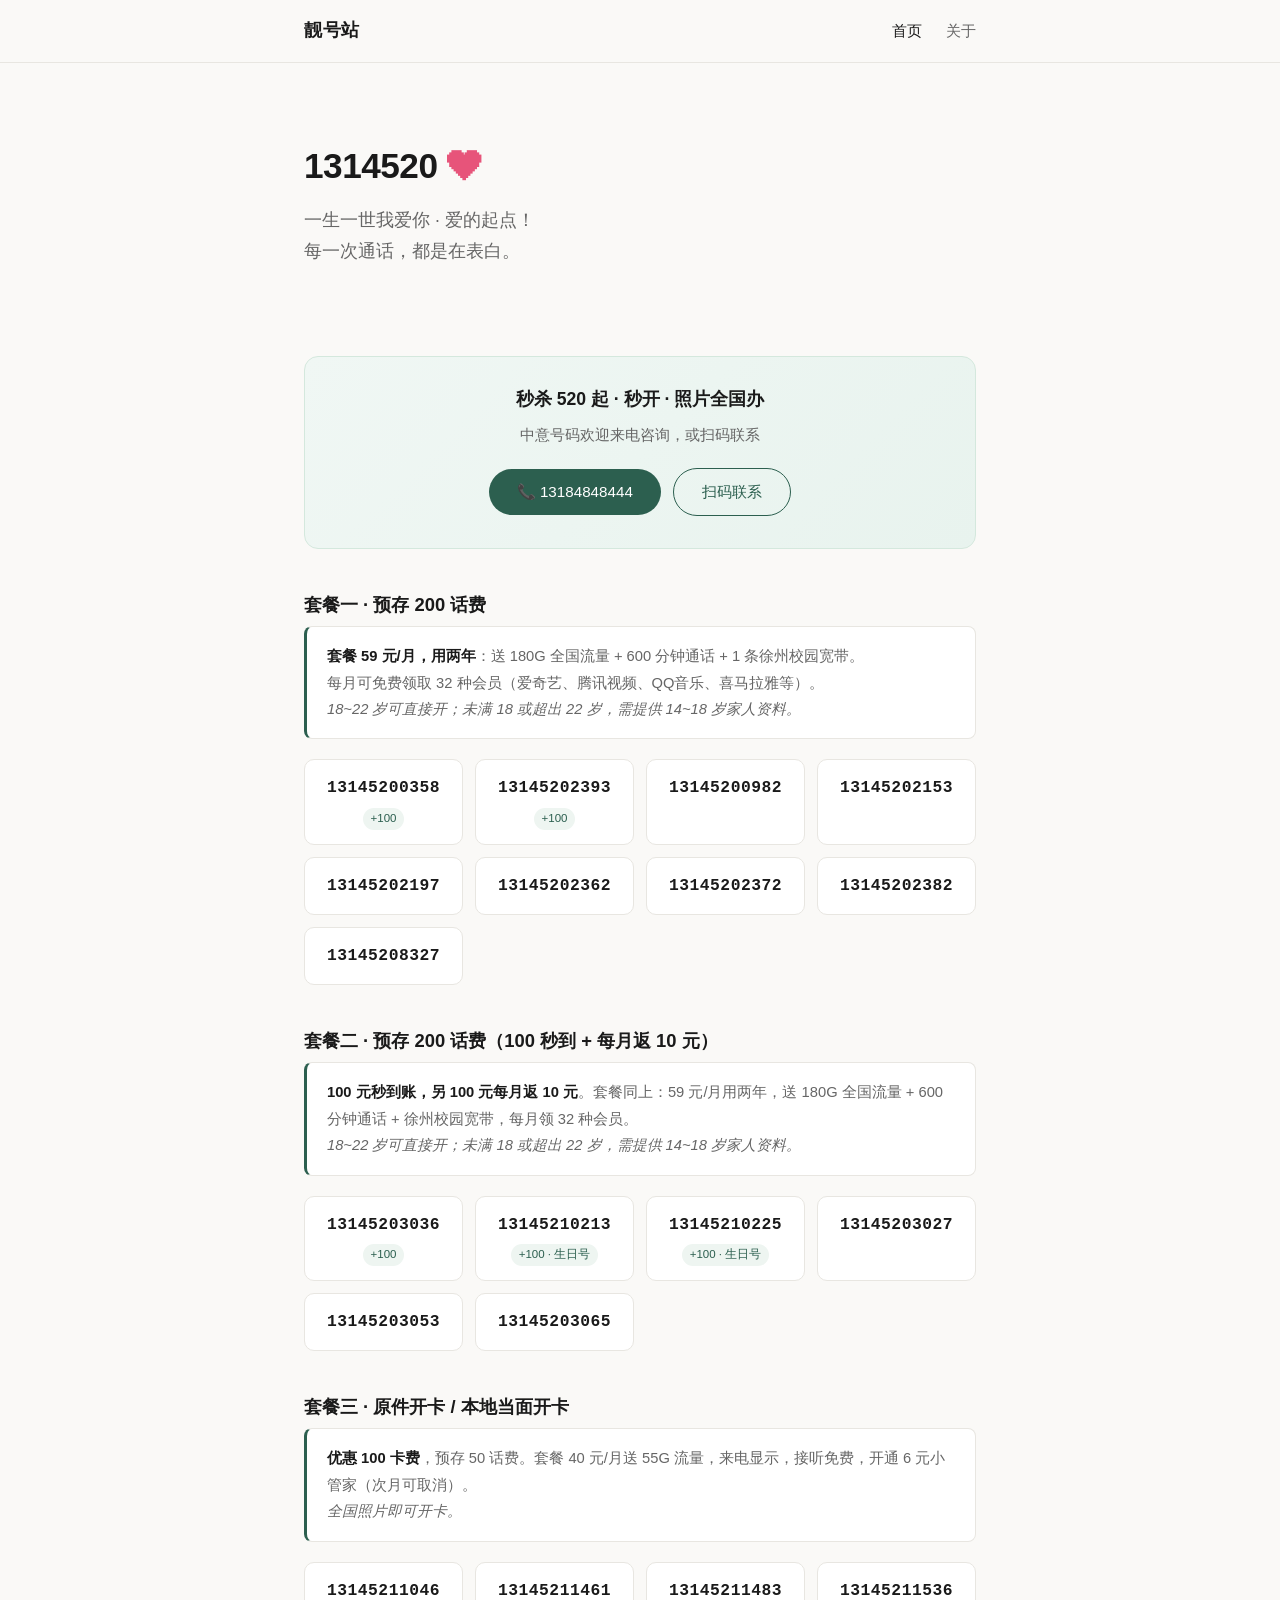
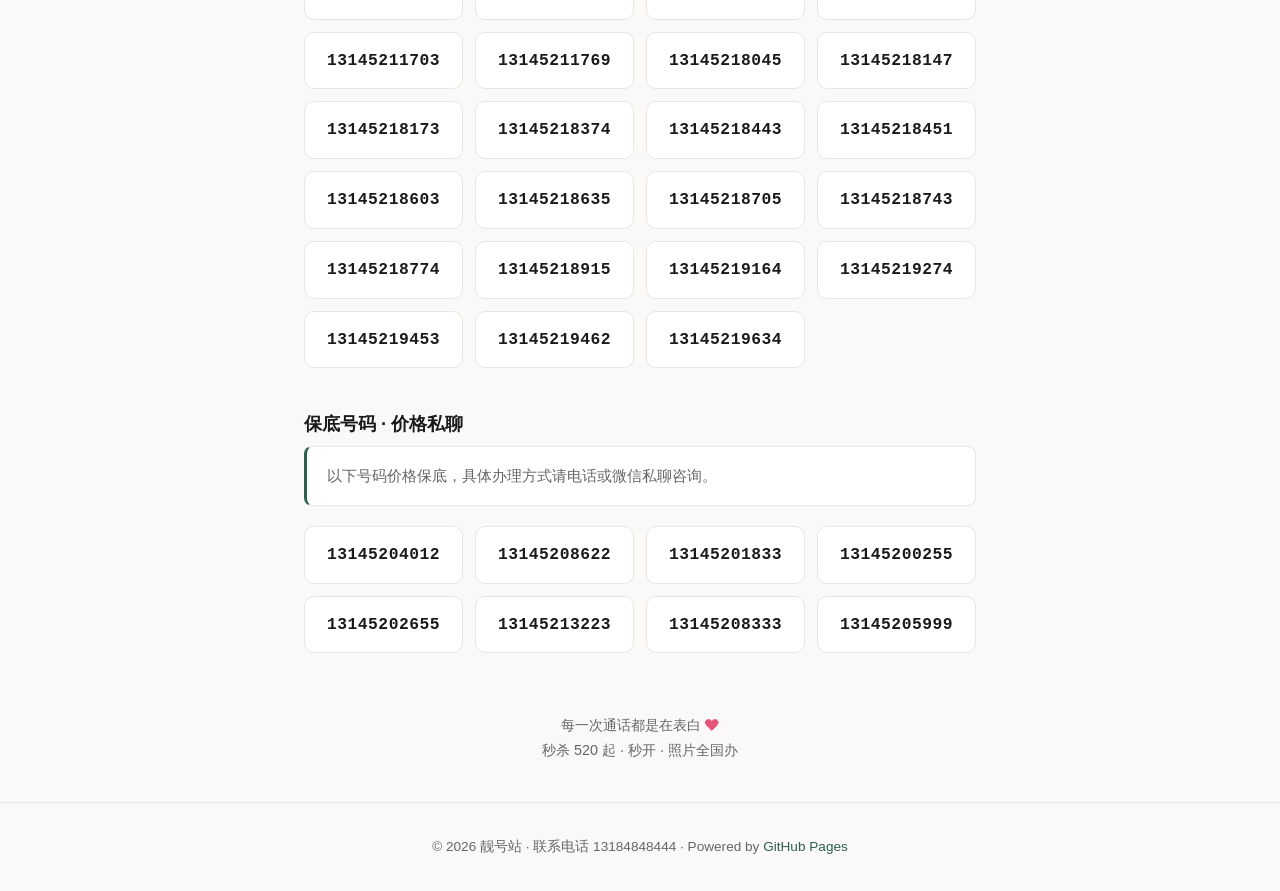
<file: index.html>
<!DOCTYPE html>
<html lang="zh-CN">
<head>
<meta charset="UTF-8">
<meta name="viewport" content="width=device-width, initial-scale=1.0">
<title>靓号站 - 1314520 一生一世我爱你</title>
<meta name="description" content="靓号站 - 1314520 一生一世我爱你主题号码，徐州校园套餐，全国可办">
<link rel="stylesheet" href="css/style.css">
<style>
.sponsor-box{
  margin: 40px 0 0;
  padding: 28px;
  background: linear-gradient(135deg,#f0f7f4,#e8f3ee);
  border:1px solid #d4e8dd;
  border-radius:14px;
  text-align:center;
}
.sponsor-box h3{font-size:1.1rem;color:var(--text);margin-bottom:8px;}
.sponsor-box p{color:var(--text-secondary);font-size:.92rem;margin-bottom:16px;line-height:1.7;}
.sponsor-btn{
  display:inline-block;
  background:var(--accent);
  color:#fff !important;
  padding:10px 28px;
  border-radius:100px;
  font-size:.95rem;
  font-weight:500;
  text-decoration:none;
  transition:background .2s ease,transform .2s ease;
  margin:4px;
}
.sponsor-btn:hover{background:var(--accent-hover);transform:translateY(-1px);}
.sponsor-btn.outline{background:transparent;color:var(--accent) !important;border:1.5px solid var(--accent);}
.sponsor-btn.outline:hover{background:var(--accent);color:#fff !important;}
.plan-block{
  margin:40px 0;
}
.plan-title{
  font-size:1.15rem;
  font-weight:700;
  color:var(--text);
  margin-bottom:6px;
}
.plan-desc{
  background:#fff;
  border:1px solid var(--border);
  border-left:3px solid var(--accent);
  border-radius:8px;
  padding:16px 20px;
  margin-bottom:20px;
  font-size:.92rem;
  color:var(--text-secondary);
  line-height:1.8;
}
.plan-desc strong{color:var(--text);}
.num-grid{
  display:grid;
  grid-template-columns:repeat(auto-fill,minmax(150px,1fr));
  gap:12px;
}
.num-card{
  background:#fff;
  border:1px solid var(--border);
  border-radius:10px;
  padding:14px 10px;
  text-align:center;
  transition:transform .2s ease,box-shadow .2s ease;
}
.num-card:hover{transform:translateY(-2px);box-shadow:0 4px 14px rgba(0,0,0,0.07);border-color:var(--accent);}
.num-card .n{
  font-size:1.02rem;
  font-weight:700;
  color:var(--text);
  letter-spacing:.5px;
  font-family:"SF Mono",Menlo,Consolas,monospace;
}
.num-card .tag{
  display:inline-block;
  margin-top:6px;
  font-size:.72rem;
  color:var(--accent);
  background:#eef5f1;
  padding:1px 8px;
  border-radius:100px;
}
.heart{
  color:#e7547a;
}
</style>
</head>
<body>
<nav class="nav">
<div class="nav-inner">
<a href="index.html" class="nav-brand">靓号站</a>
<div class="nav-links">
<a href="index.html" class="active">首页</a>
<a href="about.html">关于</a>
</div>
</div>
</nav>
<header class="hero">
<div class="container">
<h1>1314520 <span class="heart">❤</span></h1>
<p class="hero-sub">一生一世我爱你 · 爱的起点！<br>每一次通话，都是在表白。</p>
</div>
</header>
<main class="container">
<div class="sponsor-box">
<h3>秒杀 520 起 · 秒开 · 照片全国办</h3>
<p>中意号码欢迎来电咨询，或扫码联系</p>
<a href="tel:13184848444" class="sponsor-btn">📞 13184848444</a>
<a href="pay.html" class="sponsor-btn outline">扫码联系</a>
</div>

<!-- 第一组 -->
<section class="plan-block">
<h2 class="plan-title">套餐一 · 预存 200 话费</h2>
<div class="plan-desc">
<strong>套餐 59 元/月，用两年</strong>：送 180G 全国流量 + 600 分钟通话 + 1 条徐州校园宽带。<br>
每月可免费领取 32 种会员（爱奇艺、腾讯视频、QQ音乐、喜马拉雅等）。<br>
<em>18~22 岁可直接开；未满 18 或超出 22 岁，需提供 14~18 岁家人资料。</em>
</div>
<div class="num-grid">
<div class="num-card"><div class="n">13145200358</div><span class="tag">+100</span></div>
<div class="num-card"><div class="n">13145202393</div><span class="tag">+100</span></div>
<div class="num-card"><div class="n">13145200982</div></div>
<div class="num-card"><div class="n">13145202153</div></div>
<div class="num-card"><div class="n">13145202197</div></div>
<div class="num-card"><div class="n">13145202362</div></div>
<div class="num-card"><div class="n">13145202372</div></div>
<div class="num-card"><div class="n">13145202382</div></div>
<div class="num-card"><div class="n">13145208327</div></div>
</div>
</section>

<!-- 第二组 -->
<section class="plan-block">
<h2 class="plan-title">套餐二 · 预存 200 话费（100 秒到 + 每月返 10 元）</h2>
<div class="plan-desc">
<strong>100 元秒到账，另 100 元每月返 10 元</strong>。套餐同上：59 元/月用两年，送 180G 全国流量 + 600 分钟通话 + 徐州校园宽带，每月领 32 种会员。<br>
<em>18~22 岁可直接开；未满 18 或超出 22 岁，需提供 14~18 岁家人资料。</em>
</div>
<div class="num-grid">
<div class="num-card"><div class="n">13145203036</div><span class="tag">+100</span></div>
<div class="num-card"><div class="n">13145210213</div><span class="tag">+100 · 生日号</span></div>
<div class="num-card"><div class="n">13145210225</div><span class="tag">+100 · 生日号</span></div>
<div class="num-card"><div class="n">13145203027</div></div>
<div class="num-card"><div class="n">13145203053</div></div>
<div class="num-card"><div class="n">13145203065</div></div>
</div>
</section>

<!-- 第三组 -->
<section class="plan-block">
<h2 class="plan-title">套餐三 · 原件开卡 / 本地当面开卡</h2>
<div class="plan-desc">
<strong>优惠 100 卡费</strong>，预存 50 话费。套餐 40 元/月送 55G 流量，来电显示，接听免费，开通 6 元小管家（次月可取消）。<br>
<em>全国照片即可开卡。</em>
</div>
<div class="num-grid">
<div class="num-card"><div class="n">13145211046</div></div>
<div class="num-card"><div class="n">13145211461</div></div>
<div class="num-card"><div class="n">13145211483</div></div>
<div class="num-card"><div class="n">13145211536</div></div>
<div class="num-card"><div class="n">13145211703</div></div>
<div class="num-card"><div class="n">13145211769</div></div>
<div class="num-card"><div class="n">13145218045</div></div>
<div class="num-card"><div class="n">13145218147</div></div>
<div class="num-card"><div class="n">13145218173</div></div>
<div class="num-card"><div class="n">13145218374</div></div>
<div class="num-card"><div class="n">13145218443</div></div>
<div class="num-card"><div class="n">13145218451</div></div>
<div class="num-card"><div class="n">13145218603</div></div>
<div class="num-card"><div class="n">13145218635</div></div>
<div class="num-card"><div class="n">13145218705</div></div>
<div class="num-card"><div class="n">13145218743</div></div>
<div class="num-card"><div class="n">13145218774</div></div>
<div class="num-card"><div class="n">13145218915</div></div>
<div class="num-card"><div class="n">13145219164</div></div>
<div class="num-card"><div class="n">13145219274</div></div>
<div class="num-card"><div class="n">13145219453</div></div>
<div class="num-card"><div class="n">13145219462</div></div>
<div class="num-card"><div class="n">13145219634</div></div>
</div>
</section>

<!-- 第四组 -->
<section class="plan-block">
<h2 class="plan-title">保底号码 · 价格私聊</h2>
<div class="plan-desc">以下号码价格保底，具体办理方式请电话或微信私聊咨询。</div>
<div class="num-grid">
<div class="num-card"><div class="n">13145204012</div></div>
<div class="num-card"><div class="n">13145208622</div></div>
<div class="num-card"><div class="n">13145201833</div></div>
<div class="num-card"><div class="n">13145200255</div></div>
<div class="num-card"><div class="n">13145202655</div></div>
<div class="num-card"><div class="n">13145213223</div></div>
<div class="num-card"><div class="n">13145208333</div></div>
<div class="num-card"><div class="n">13145205999</div></div>
</div>
</section>

<div style="text-align:center;padding:20px 0 40px;color:var(--text-secondary);font-size:.9rem;">
每一次通话都是在表白 <span class="heart">❤</span><br>
秒杀 520 起 · 秒开 · 照片全国办
</div>
</main>
<footer class="footer">
<div class="container">
<p>© 2026 靓号站 · 联系电话 13184848444 · Powered by <a href="https://pages.github.com/" target="_blank" rel="noopener">GitHub Pages</a></p>
</div>
</footer>
</body>
</html>
</file>
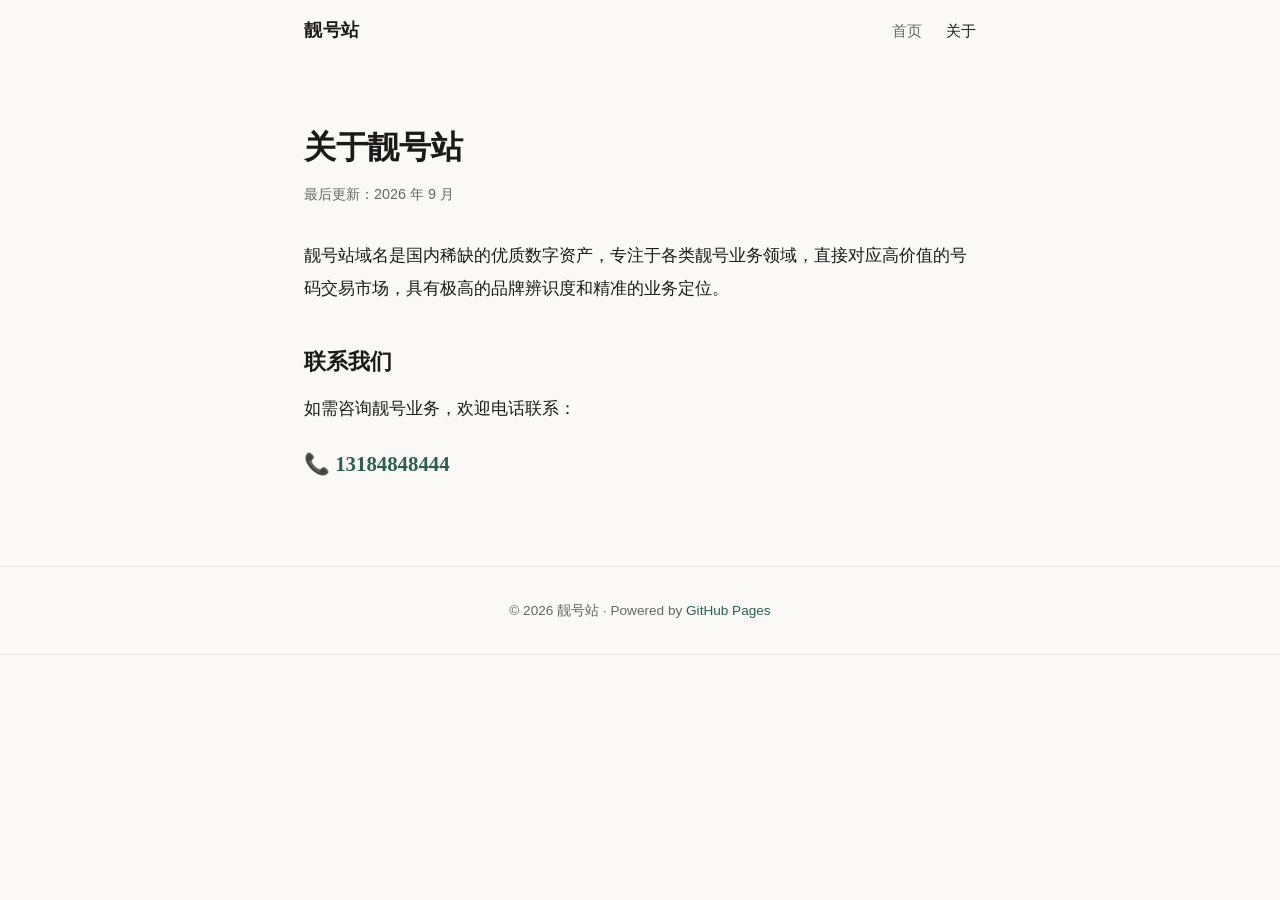
<file: about.html>
<!DOCTYPE html>
<html lang="zh-CN">
<head>
<meta charset="UTF-8">
<meta name="viewport" content="width=device-width, initial-scale=1.0">
<title>靓号站 - 关于</title>
<link rel="stylesheet" href="css/style.css">
</head>
<body>
<nav class="nav">
<div class="nav-inner">
<a href="index.html" class="nav-brand">靓号站</a>
<div class="nav-links">
<a href="index.html">首页</a>
<a href="about.html" class="active">关于</a>
</div>
</div>
<main class="container">
<article class="post-page">
<h1>关于靓号站</h1>
<p class="post-date">最后更新：2026 年 9 月</p>
<p>靓号站域名是国内稀缺的优质数字资产，专注于各类靓号业务领域，直接对应高价值的号码交易市场，具有极高的品牌辨识度和精准的业务定位。</p>
<h2>联系我们</h2>
<p>如需咨询靓号业务，欢迎电话联系：</p>
<p style="font-size:1.3rem;font-weight:700;color:var(--accent);">📞 13184848444</p>
</article>
</main>
<footer class="footer">
<div class="container">
<p>© 2026 靓号站 · Powered by <a href="https://pages.github.com/" target="_blank" rel="noopener">GitHub Pages</a></p>
</div>
</footer>
</body>
</html>
</file>
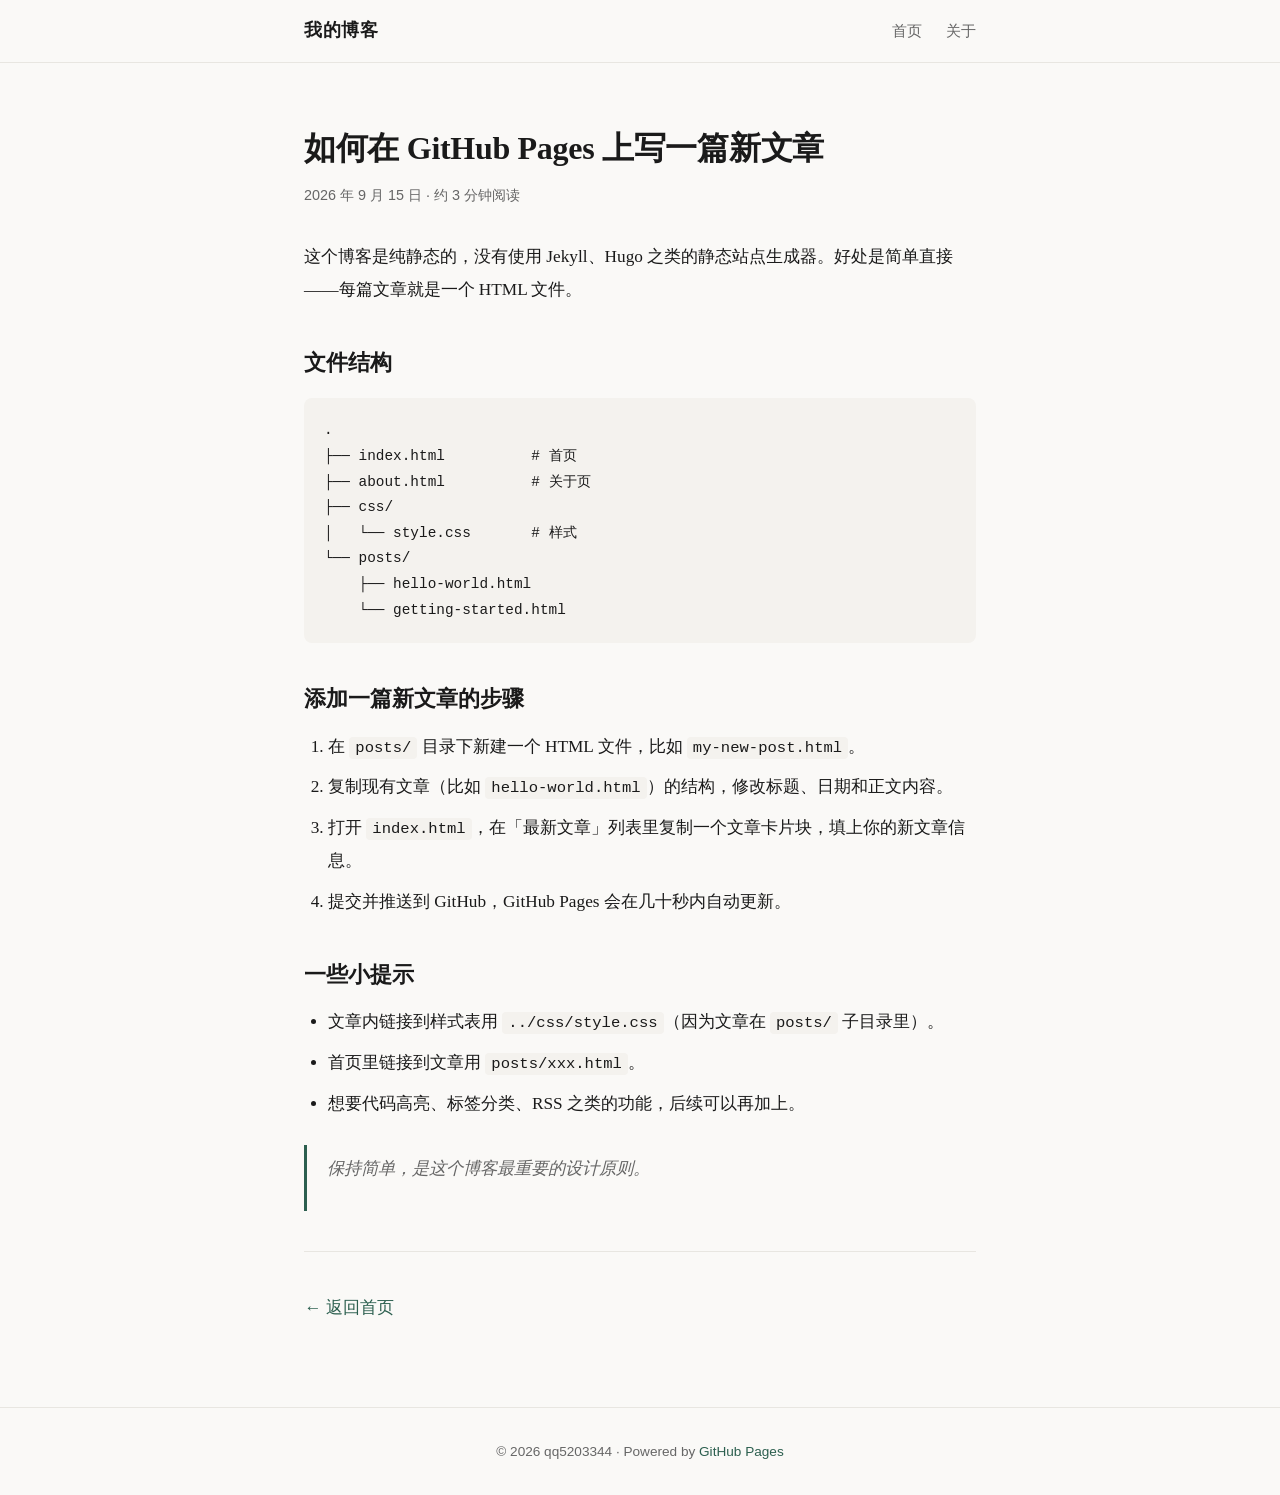
<file: posts/getting-started.html>
<!DOCTYPE html>
<html lang="zh-CN">
<head>
<meta charset="UTF-8">
<meta name="viewport" content="width=device, initial-scale=1.0">
<title>如何在 GitHub Pages 上写一篇新文章 - 我的博客</title>
<link rel="stylesheet" href="../css/style.css">
</head>
<body>
<nav class="nav">
<div class="nav-inner">
<a href="../index.html" class="nav-brand">我的博客</a>
<div class="nav-links">
<a href="../index.html">首页</a>
<a href="../about.html">关于</a>
</div>
</div>
</nav>
<main class="container">
<article class="post-page">
<h1>如何在 GitHub Pages 上写一篇新文章</h1>
<p class="post-date">2026 年 9 月 15 日 · 约 3 分钟阅读</p>
<p>这个博客是纯静态的，没有使用 Jekyll、Hugo 之类的静态站点生成器。好处是简单直接——每篇文章就是一个 HTML 文件。</p>
<h2>文件结构</h2>
<pre><code>.
├── index.html          # 首页
├── about.html          # 关于页
├── css/
│   └── style.css       # 样式
└── posts/
    ├── hello-world.html
    └── getting-started.html</code></pre>
<h2>添加一篇新文章的步骤</h2>
<ol>
<li>在 <code>posts/</code> 目录下新建一个 HTML 文件，比如 <code>my-new-post.html</code>。</li>
<li>复制现有文章（比如 <code>hello-world.html</code>）的结构，修改标题、日期和正文内容。</li>
<li>打开 <code>index.html</code>，在「最新文章」列表里复制一个文章卡片块，填上你的新文章信息。</li>
<li>提交并推送到 GitHub，GitHub Pages 会在几十秒内自动更新。</li>
</ol>
<h2>一些小提示</h2>
<ul>
<li>文章内链接到样式表用 <code>../css/style.css</code>（因为文章在 <code>posts/</code> 子目录里）。</li>
<li>首页里链接到文章用 <code>posts/xxx.html</code>。</li>
<li>想要代码高亮、标签分类、RSS 之类的功能，后续可以再加上。</li>
</ul>
<blockquote><p>保持简单，是这个博客最重要的设计原则。</p></blockquote>
<hr>
<p><a href="../index.html">← 返回首页</a></p>
</article>
</main>
<footer class="footer">
<div class="container">
<p>© 2026 qq5203344 · Powered by <a href="https://pages.github.com/" target="_blank" rel="noopener">GitHub Pages</a></p>
</div>
</footer>
</body>
</html>
</file>
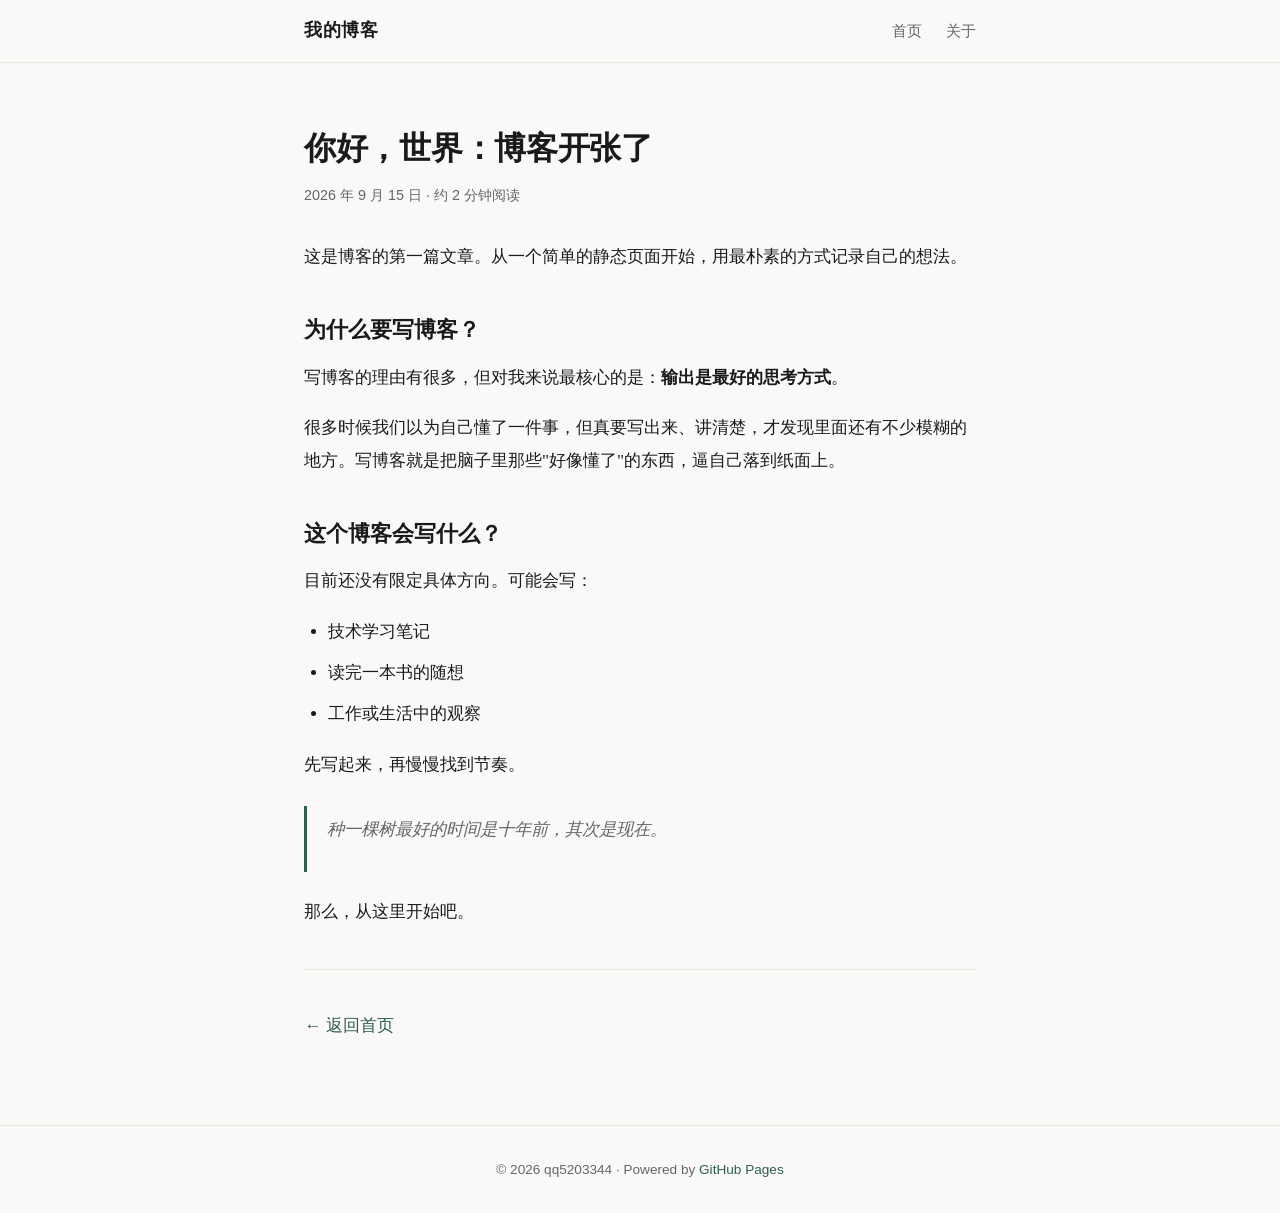
<file: posts/hello-world.html>
<!DOCTYPE html>
<html lang="zh-CN">
<head>
<meta charset="UTF-8">
<meta name="viewport" content="width=device-width, initial-scale=1.0">
<title>你好，世界：博客开张了 - 我的博客</title>
<link rel="stylesheet" href="../css/style.css">
</head>
<body>
<nav class="nav">
<div class="nav-inner">
<a href="../index.html" class="nav-brand">我的博客</a>
<div class="nav-links">
<a href="../index.html">首页</a>
<a href="../about.html">关于</a>
</div>
</div>
</nav>
<main class="container">
<article class="post-page">
<h1>你好，世界：博客开张了</h1>
<p class="post-date">2026 年 9 月 15 日 · 约 2 分钟阅读</p>
<p>这是博客的第一篇文章。从一个简单的静态页面开始，用最朴素的方式记录自己的想法。</p>
<h2>为什么要写博客？</h2>
<p>写博客的理由有很多，但对我来说最核心的是：<strong>输出是最好的思考方式</strong>。</p>
<p>很多时候我们以为自己懂了一件事，但真要写出来、讲清楚，才发现里面还有不少模糊的地方。写博客就是把脑子里那些"好像懂了"的东西，逼自己落到纸面上。</p>
<h2>这个博客会写什么？</h2>
<p>目前还没有限定具体方向。可能会写：</p>
<ul>
<li>技术学习笔记</li>
<li>读完一本书的随想</li>
<li>工作或生活中的观察</li>
</ul>
<p>先写起来，再慢慢找到节奏。</p>
<blockquote><p>种一棵树最好的时间是十年前，其次是现在。</p></blockquote>
<p>那么，从这里开始吧。</p>
<hr>
<p><a href="../index.html">← 返回首页</a></p>
</article>
</main>
<footer class="footer">
<div class="container">
<p>© 2026 qq5203344 · Powered by <a href="https://pages.github.com/" target="_blank" rel="noopener">GitHub Pages</a></p>
</div>
</footer>
</body>
</html>
</file>
<file: css/style.css>
*,*::before,*::after{box-sizing:border-box;margin:0;padding:0}
:root{--bg:#faf9f7;--text:#1a1a1a;--text-secondary:#666;--accent:#2c5f4f;--accent-hover:#234d40;--border:#e8e6e1;--card-bg:#fff;--code-bg:#f4f2ee}
html{font-size:16px;scroll-behavior:smooth}
body{font-family:-apple-system,BlinkMacSystemFont,"Segoe UI","PingFang SC","Hiragino Sans GB","Microsoft YaHei",sans-serif;background:var(--bg);color:var(--text);line-height:1.7;-webkit-font-smoothing:antialiased}
a{color:var(--accent);text-decoration:none;transition:color .2s ease}
a:hover{color:var(--accent-hover)}
.container{max-width:720px;margin:0 auto;padding:0 24px}
.nav{border-bottom:1px solid var(--border);background:var(--bg);position:sticky;top:0;z-index:100;backdrop-filter:blur(8px)}
.nav-inner{max-width:720px;margin:0 auto;padding:16px 24px;display:flex;justify-content:space-between;align-items:center}
.nav-brand{font-weight:700;font-size:1.1rem;color:var(--text);letter-spacing:.5px}
.nav-links{display:flex;gap:24px}
.nav-links a{color:var(--text-secondary);font-size:.95rem;transition:color .2s ease}
.nav-links a:hover,.nav-links a.active{color:var(--text)}
.hero{padding:80px 0 48px}
.hero h1{font-size:2.2rem;font-weight:700;line-height:1.3;margin-bottom:16px;letter-spacing:-.5px}
.hero-sub{font-size:1.1rem;color:var(--text-secondary);line-height:1.8}
.section-title{font-size:1.1rem;font-weight:600;color:var(--text-secondary);text-transform:uppercase;letter-spacing:1px;margin-bottom:32px;padding-bottom:12px;border-bottom:1px solid var(--border)}
.post-list{padding-bottom:64px}
.post-card{padding:32px 0;border-bottom:1px solid var(--border)}
.post-card:last-child{border-bottom:none}
.post-meta{display:flex;align-items:center;gap:12px;margin-bottom:12px;font-size:.85rem;color:var(--text-secondary)}
.post-tag{background:var(--code-bg);padding:2px 10px;border-radius:100px;font-size:.78rem}
.post-title{font-size:1.5rem;font-weight:700;line-height:1.4;margin-bottom:10px}
.post-title a{color:var(--text)}
.post-title a:hover{color:var(--accent)}
.post-excerpt{color:var(--text-secondary);line-height:1.8;margin-bottom:12px}
.read-more{font-size:.9rem;font-weight:500}
.post-page{padding:64px 0;font-family:Georgia,"Times New Roman","Songti SC","SimSun",serif}
.post-page h1{font-size:2rem;font-weight:700;line-height:1.35;margin-bottom:12px;letter-spacing:-.3px}
.post-page h2{font-size:1.4rem;font-weight:700;margin:40px 0 16px;line-height:1.4}
.post-page p{margin-bottom:18px;font-size:1.08rem;line-height:1.9}
.post-page ul,.post-page ol{margin:0 0 18px 24px;font-size:1.08rem;line-height:1.9}
.post-page li{margin-bottom:8px}
.post-page .post-date{font-family:-apple-system,BlinkMacSystemFont,"Segoe UI","PingFang SC","Hiragino Sans GB","Microsoft YaHei",sans-serif;font-size:.9rem;color:var(--text-secondary);margin-bottom:32px;display:block}
.post-page blockquote{border-left:3px solid var(--accent);padding:8px 0 8px 20px;margin:24px 0;color:var(--text-secondary);font-style:italic}
.post-page code{font-family:"SF Mono",Menlo,Consolas,monospace;font-size:.9em;background:var(--code-bg);padding:2px 6px;border-radius:4px}
.post-page pre{background:var(--code-bg);padding:20px;border-radius:8px;overflow-x:auto;margin:20px 0;line-height:1.6}
.post-page pre code{background:none;padding:0;font-size:.9rem}
.post-page hr{border:none;border-top:1px solid var(--border);margin:40px 0}
.post-page strong{font-weight:700}
.footer{border-top:1px solid var(--border);padding:32px 0;text-align:center;color:var(--text-secondary);font-size:.85rem}
@media(max-width:600px){
.hero{padding:56px 0 32px}
.hero h1{font-size:1.7rem}
.post-title{font-size:1.25rem}
.post-page h1{font-size:1.6rem}
.nav-inner{padding:14px 20px}
.container{padding:0 20px}
}
</file>
